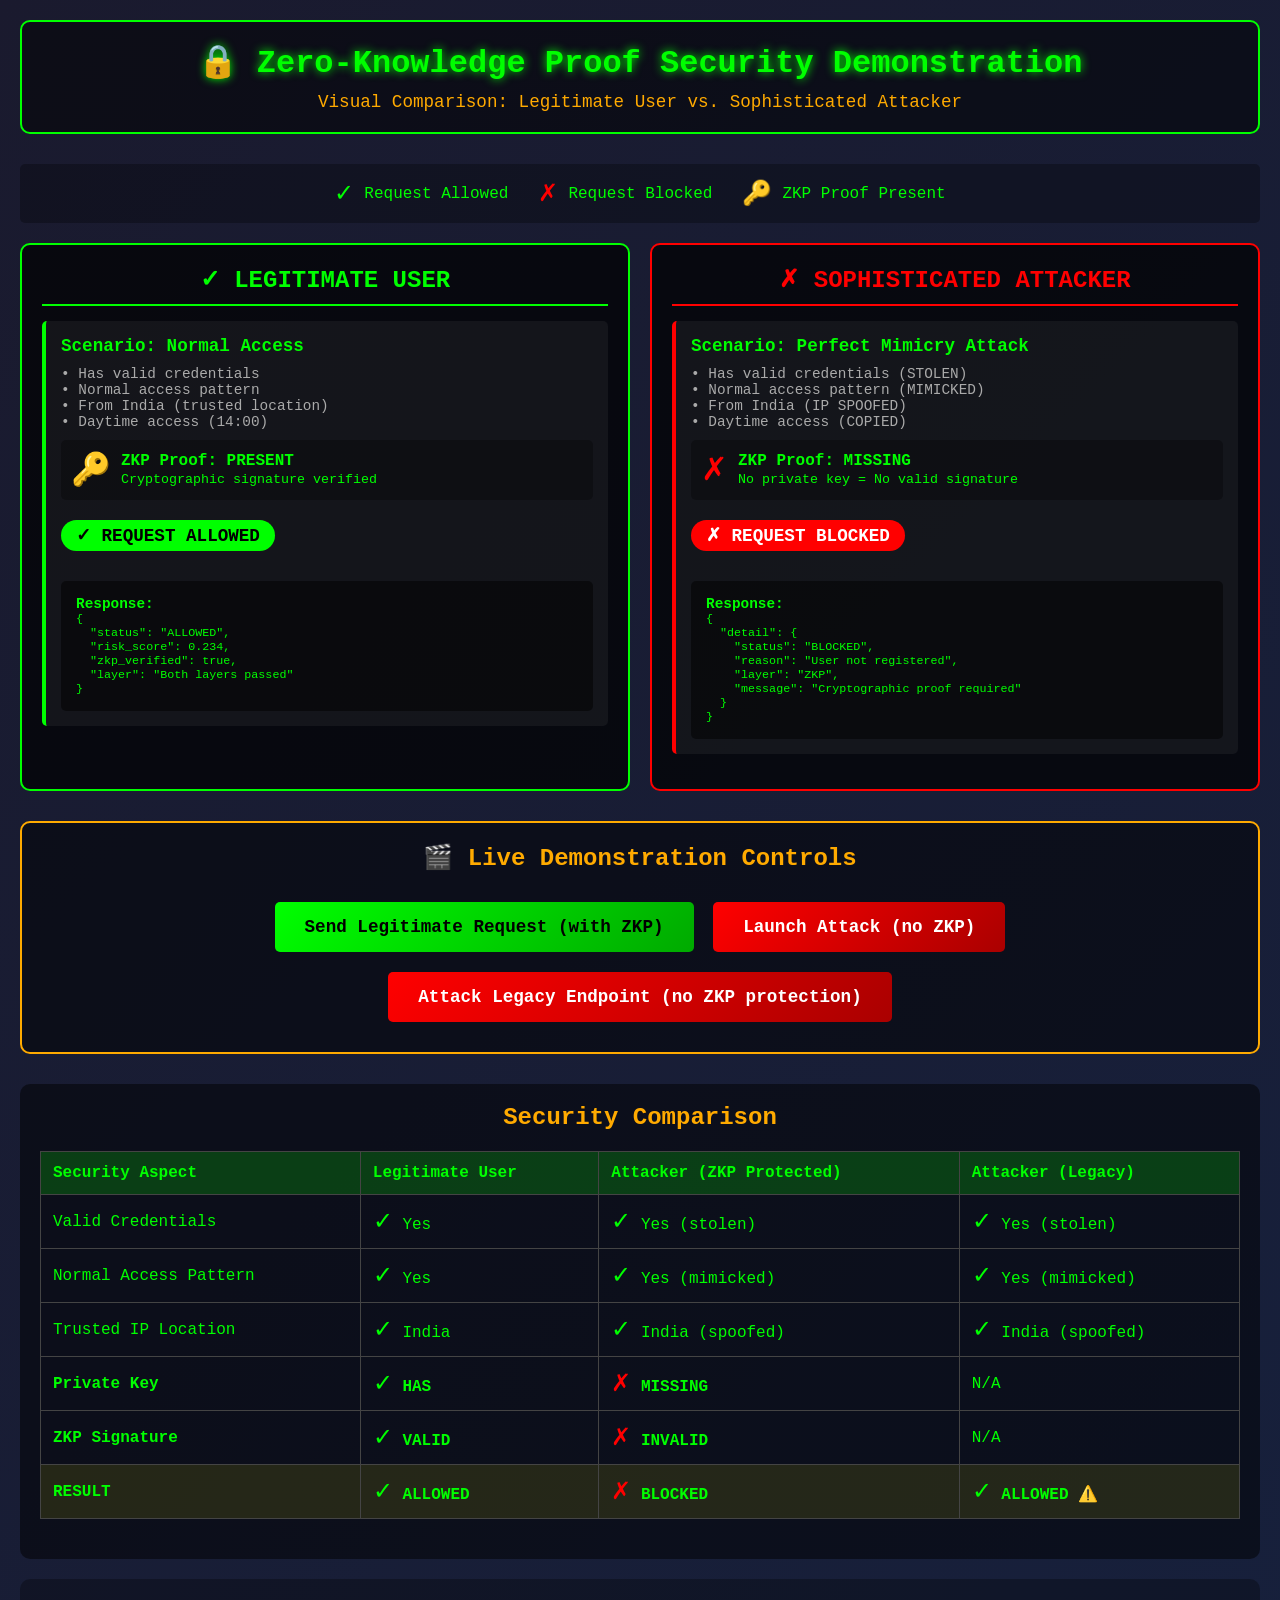
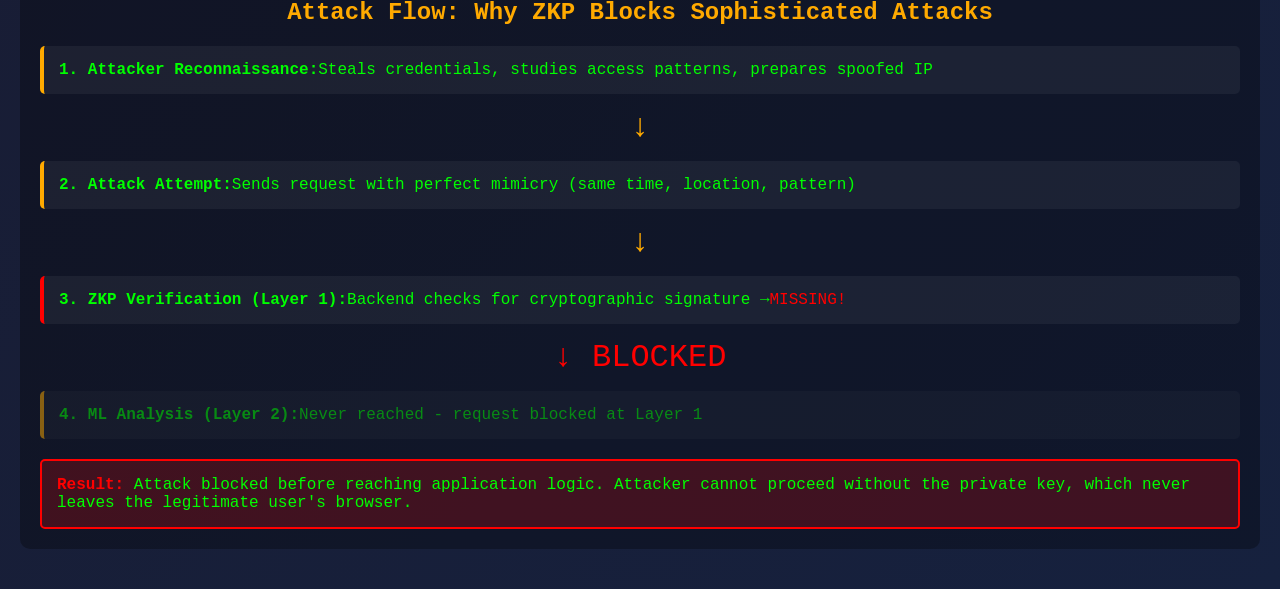
<file: static/demo/index.html>
<!DOCTYPE html>
<html lang="en">

<head>
    <meta charset="UTF-8">
    <meta name="viewport" content="width=device-width, initial-scale=1.0">
    <title>ZKP Security Demonstration</title>
    <style>
        * {
            margin: 0;
            padding: 0;
            box-sizing: border-box;
        }

        body {
            font-family: 'Courier New', monospace;
            background: linear-gradient(135deg, #1a1a2e 0%, #16213e 100%);
            color: #00ff00;
            padding: 20px;
            min-height: 100vh;
        }

        .header {
            text-align: center;
            padding: 20px;
            background: rgba(0, 0, 0, 0.5);
            border: 2px solid #00ff00;
            margin-bottom: 30px;
            border-radius: 10px;
        }

        .header h1 {
            font-size: 2em;
            margin-bottom: 10px;
            text-shadow: 0 0 10px #00ff00;
        }

        .header p {
            color: #ffaa00;
            font-size: 1.1em;
        }

        .demo-container {
            display: grid;
            grid-template-columns: 1fr 1fr;
            gap: 20px;
            margin-bottom: 30px;
        }

        .panel {
            background: rgba(0, 0, 0, 0.7);
            border: 2px solid;
            border-radius: 10px;
            padding: 20px;
            min-height: 400px;
        }

        .panel.legitimate {
            border-color: #00ff00;
        }

        .panel.attack {
            border-color: #ff0000;
        }

        .panel-header {
            font-size: 1.5em;
            font-weight: bold;
            margin-bottom: 15px;
            padding-bottom: 10px;
            border-bottom: 2px solid;
            text-align: center;
        }

        .legitimate .panel-header {
            border-color: #00ff00;
            color: #00ff00;
        }

        .attack .panel-header {
            border-color: #ff0000;
            color: #ff0000;
        }

        .scenario {
            margin: 15px 0;
            padding: 15px;
            background: rgba(255, 255, 255, 0.05);
            border-radius: 5px;
            border-left: 4px solid;
        }

        .scenario.success {
            border-color: #00ff00;
        }

        .scenario.blocked {
            border-color: #ff0000;
        }

        .scenario-title {
            font-weight: bold;
            font-size: 1.1em;
            margin-bottom: 10px;
        }

        .scenario-details {
            font-size: 0.9em;
            color: #aaa;
            margin: 5px 0;
        }

        .status-badge {
            display: inline-block;
            padding: 5px 15px;
            border-radius: 20px;
            font-weight: bold;
            margin: 10px 0;
            font-size: 1.1em;
        }

        .status-badge.success {
            background: #00ff00;
            color: #000;
        }

        .status-badge.blocked {
            background: #ff0000;
            color: #fff;
        }

        .zkp-indicator {
            display: flex;
            align-items: center;
            gap: 10px;
            margin: 10px 0;
            padding: 10px;
            background: rgba(0, 0, 0, 0.3);
            border-radius: 5px;
        }

        .zkp-icon {
            font-size: 2em;
        }

        .zkp-icon.present {
            color: #00ff00;
        }

        .zkp-icon.missing {
            color: #ff0000;
        }

        button {
            background: linear-gradient(135deg, #00ff00 0%, #00aa00 100%);
            color: #000;
            border: none;
            padding: 15px 30px;
            font-size: 1.1em;
            font-weight: bold;
            border-radius: 5px;
            cursor: pointer;
            margin: 10px 5px;
            transition: all 0.3s;
            font-family: 'Courier New', monospace;
        }

        button:hover {
            transform: scale(1.05);
            box-shadow: 0 0 20px #00ff00;
        }

        button.attack-btn {
            background: linear-gradient(135deg, #ff0000 0%, #aa0000 100%);
            color: #fff;
        }

        button.attack-btn:hover {
            box-shadow: 0 0 20px #ff0000;
        }

        .controls {
            text-align: center;
            margin: 30px 0;
            padding: 20px;
            background: rgba(0, 0, 0, 0.5);
            border: 2px solid #ffaa00;
            border-radius: 10px;
        }

        .controls h2 {
            color: #ffaa00;
            margin-bottom: 20px;
        }

        .result-box {
            margin-top: 20px;
            padding: 15px;
            background: rgba(0, 0, 0, 0.5);
            border-radius: 5px;
            min-height: 100px;
            font-size: 0.9em;
        }

        .result-box pre {
            color: #00ff00;
            overflow-x: auto;
        }

        .comparison-table {
            width: 100%;
            margin: 20px 0;
            border-collapse: collapse;
        }

        .comparison-table th,
        .comparison-table td {
            padding: 12px;
            border: 1px solid #444;
            text-align: left;
        }

        .comparison-table th {
            background: rgba(0, 255, 0, 0.2);
            color: #00ff00;
        }

        .comparison-table .check {
            color: #00ff00;
            font-size: 1.5em;
        }

        .comparison-table .cross {
            color: #ff0000;
            font-size: 1.5em;
        }

        .legend {
            display: flex;
            justify-content: center;
            gap: 30px;
            margin: 20px 0;
            padding: 15px;
            background: rgba(0, 0, 0, 0.3);
            border-radius: 5px;
        }

        .legend-item {
            display: flex;
            align-items: center;
            gap: 10px;
        }

        .legend-icon {
            font-size: 1.5em;
        }

        @keyframes pulse {

            0%,
            100% {
                opacity: 1;
            }

            50% {
                opacity: 0.5;
            }
        }

        .pulsing {
            animation: pulse 2s infinite;
        }

        .attack-flow {
            margin: 20px 0;
            padding: 20px;
            background: rgba(0, 0, 0, 0.3);
            border-radius: 10px;
        }

        .flow-step {
            display: flex;
            align-items: center;
            margin: 15px 0;
            padding: 15px;
            background: rgba(255, 255, 255, 0.05);
            border-radius: 5px;
            border-left: 4px solid #ffaa00;
        }

        .flow-arrow {
            font-size: 2em;
            margin: 10px 0;
            text-align: center;
            color: #ffaa00;
        }
    </style>
</head>

<body>
    <div class="header">
        <h1>🔒 Zero-Knowledge Proof Security Demonstration</h1>
        <p>Visual Comparison: Legitimate User vs. Sophisticated Attacker</p>
    </div>

    <div class="legend">
        <div class="legend-item">
            <span class="legend-icon" style="color: #00ff00;">✓</span>
            <span>Request Allowed</span>
        </div>
        <div class="legend-item">
            <span class="legend-icon" style="color: #ff0000;">✗</span>
            <span>Request Blocked</span>
        </div>
        <div class="legend-item">
            <span class="legend-icon" style="color: #ffaa00;">🔑</span>
            <span>ZKP Proof Present</span>
        </div>
    </div>

    <div class="demo-container">
        <!-- Legitimate User Panel -->
        <div class="panel legitimate">
            <div class="panel-header">✓ LEGITIMATE USER</div>

            <div class="scenario success">
                <div class="scenario-title">Scenario: Normal Access</div>
                <div class="scenario-details">
                    • Has valid credentials<br>
                    • Normal access pattern<br>
                    • From India (trusted location)<br>
                    • Daytime access (14:00)
                </div>

                <div class="zkp-indicator">
                    <span class="zkp-icon present">🔑</span>
                    <div>
                        <strong>ZKP Proof: PRESENT</strong><br>
                        <small>Cryptographic signature verified</small>
                    </div>
                </div>

                <div class="status-badge success">✓ REQUEST ALLOWED</div>

                <div class="result-box">
                    <strong>Response:</strong>
                    <pre>{
  "status": "ALLOWED",
  "risk_score": 0.234,
  "zkp_verified": true,
  "layer": "Both layers passed"
}</pre>
                </div>
            </div>
        </div>

        <!-- Attacker Panel -->
        <div class="panel attack">
            <div class="panel-header">✗ SOPHISTICATED ATTACKER</div>

            <div class="scenario blocked">
                <div class="scenario-title">Scenario: Perfect Mimicry Attack</div>
                <div class="scenario-details">
                    • Has valid credentials (STOLEN)<br>
                    • Normal access pattern (MIMICKED)<br>
                    • From India (IP SPOOFED)<br>
                    • Daytime access (COPIED)
                </div>

                <div class="zkp-indicator">
                    <span class="zkp-icon missing">✗</span>
                    <div>
                        <strong>ZKP Proof: MISSING</strong><br>
                        <small>No private key = No valid signature</small>
                    </div>
                </div>

                <div class="status-badge blocked">✗ REQUEST BLOCKED</div>

                <div class="result-box">
                    <strong>Response:</strong>
                    <pre>{
  "detail": {
    "status": "BLOCKED",
    "reason": "User not registered",
    "layer": "ZKP",
    "message": "Cryptographic proof required"
  }
}</pre>
                </div>
            </div>
        </div>
    </div>

    <div class="controls">
        <h2>🎬 Live Demonstration Controls</h2>
        <button onclick="sendLegitimateRequest()">Send Legitimate Request (with ZKP)</button>
        <button class="attack-btn" onclick="sendAttackRequest()">Launch Attack (no ZKP)</button>
        <button class="attack-btn" onclick="sendLegacyAttack()">Attack Legacy Endpoint (no ZKP protection)</button>
    </div>

    <!-- Comparison Table -->
    <div style="background: rgba(0, 0, 0, 0.5); padding: 20px; border-radius: 10px; margin: 20px 0;">
        <h2 style="color: #ffaa00; text-align: center; margin-bottom: 20px;">Security Comparison</h2>
        <table class="comparison-table">
            <thead>
                <tr>
                    <th>Security Aspect</th>
                    <th>Legitimate User</th>
                    <th>Attacker (ZKP Protected)</th>
                    <th>Attacker (Legacy)</th>
                </tr>
            </thead>
            <tbody>
                <tr>
                    <td>Valid Credentials</td>
                    <td><span class="check">✓</span> Yes</td>
                    <td><span class="check">✓</span> Yes (stolen)</td>
                    <td><span class="check">✓</span> Yes (stolen)</td>
                </tr>
                <tr>
                    <td>Normal Access Pattern</td>
                    <td><span class="check">✓</span> Yes</td>
                    <td><span class="check">✓</span> Yes (mimicked)</td>
                    <td><span class="check">✓</span> Yes (mimicked)</td>
                </tr>
                <tr>
                    <td>Trusted IP Location</td>
                    <td><span class="check">✓</span> India</td>
                    <td><span class="check">✓</span> India (spoofed)</td>
                    <td><span class="check">✓</span> India (spoofed)</td>
                </tr>
                <tr>
                    <td><strong>Private Key</strong></td>
                    <td><span class="check">✓</span> <strong>HAS</strong></td>
                    <td><span class="cross">✗</span> <strong>MISSING</strong></td>
                    <td>N/A</td>
                </tr>
                <tr>
                    <td><strong>ZKP Signature</strong></td>
                    <td><span class="check">✓</span> <strong>VALID</strong></td>
                    <td><span class="cross">✗</span> <strong>INVALID</strong></td>
                    <td>N/A</td>
                </tr>
                <tr style="background: rgba(255, 255, 0, 0.1);">
                    <td><strong>RESULT</strong></td>
                    <td><span class="check">✓</span> <strong>ALLOWED</strong></td>
                    <td><span class="cross">✗</span> <strong>BLOCKED</strong></td>
                    <td><span class="check">✓</span> <strong>ALLOWED</strong> ⚠️</td>
                </tr>
            </tbody>
        </table>
    </div>

    <!-- Attack Flow Visualization -->
    <div class="attack-flow">
        <h2 style="color: #ffaa00; text-align: center; margin-bottom: 20px;">Attack Flow: Why ZKP Blocks Sophisticated
            Attacks</h2>

        <div class="flow-step">
            <strong>1. Attacker Reconnaissance:</strong> Steals credentials, studies access patterns, prepares spoofed
            IP
        </div>
        <div class="flow-arrow">↓</div>

        <div class="flow-step">
            <strong>2. Attack Attempt:</strong> Sends request with perfect mimicry (same time, location, pattern)
        </div>
        <div class="flow-arrow">↓</div>

        <div class="flow-step" style="border-color: #ff0000;">
            <strong>3. ZKP Verification (Layer 1):</strong> Backend checks for cryptographic signature → <span
                style="color: #ff0000;">MISSING!</span>
        </div>
        <div class="flow-arrow" style="color: #ff0000;">↓ BLOCKED</div>

        <div class="flow-step" style="opacity: 0.5;">
            <strong>4. ML Analysis (Layer 2):</strong> Never reached - request blocked at Layer 1
        </div>

        <div
            style="margin-top: 20px; padding: 15px; background: rgba(255, 0, 0, 0.2); border-radius: 5px; border: 2px solid #ff0000;">
            <strong style="color: #ff0000;">Result:</strong> Attack blocked before reaching application logic. Attacker
            cannot proceed without the private key, which never leaves the legitimate user's browser.
        </div>
    </div>

    <script>
        const API_BASE = ''; // Use relative paths — works on any host/port

        async function sendLegitimateRequest() {
            alert('Please use the Government Portal (http://localhost:8000/portal/index.html) to send a legitimate ZKP-enabled request.\n\nThe portal automatically generates cryptographic proofs for all requests.');
            window.open('/portal/index.html', '_blank');
        }

        async function sendAttackRequest() {
            try {
                const response = await fetch(`${API_BASE}/verify_zkp`, {
                    method: 'POST',
                    headers: { 'Content-Type': 'application/json' },
                    body: JSON.stringify({
                        hour: 14,
                        request_rate: 5,
                        payload_size_kb: 2,
                        geo_location: 'India',
                        endpoint: '/verify_license'
                    })
                });

                const result = await response.json();

                alert(`Attack Result:\n\nStatus: ${response.status}\n\n${JSON.stringify(result, null, 2)}\n\n✗ BLOCKED - No ZKP proof provided!`);

                // Open dashboard to show it wasn't logged
                window.open('/dashboard/index.html', '_blank');
            } catch (error) {
                alert(`Error: ${error.message}\n\nMake sure the backend is running (python app.py)`);
            }
        }

        async function sendLegacyAttack() {
            try {
                const response = await fetch(`${API_BASE}/verify`, {
                    method: 'POST',
                    headers: { 'Content-Type': 'application/json' },
                    body: JSON.stringify({
                        hour: 14,
                        request_rate: 5,
                        payload_size_kb: 2,
                        geo_location: 'India',
                        endpoint: '/user_profile'
                    })
                });

                const result = await response.json();

                alert(`Legacy Attack Result:\n\nStatus: ${response.status}\n\n${JSON.stringify(result, null, 2)}\n\n⚠️ ALLOWED - This shows why ZKP is critical!\n\nML alone cannot distinguish this attack from legitimate traffic.`);

                // Open dashboard
                window.open('/dashboard/index.html', '_blank');
            } catch (error) {
                alert(`Error: ${error.message}\n\nMake sure the backend is running (python app.py)`);
            }
        }
    </script>
</body>

</html>
</file>
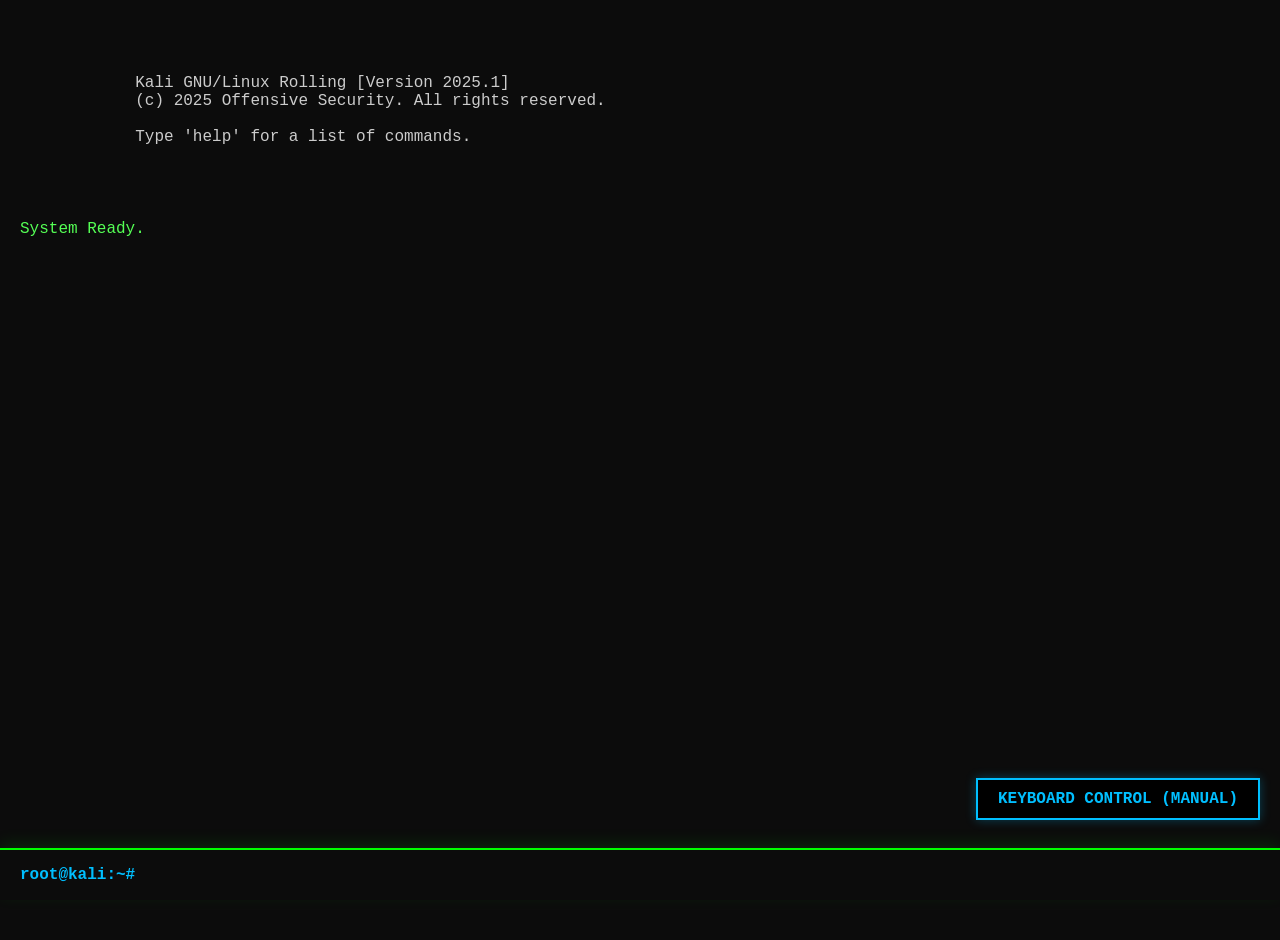
<file: static/hacker/index.html>
<!DOCTYPE html>
<html lang="en">

<head>
    <meta charset="UTF-8">
    <meta name="viewport" content="width=device-width, initial-scale=1.0">
    <title>ROOT@KALI: ~</title>
    <style>
        body {
            background-color: #0c0c0c;
            color: #0f0;
            font-family: 'Courier New', Courier, monospace;
            margin: 0;
            padding: 0;
            overflow: hidden;
            text-align: left;
        }

        /* Custom Themed Scrollbar */
        #terminal::-webkit-scrollbar {
            width: 10px;
        }

        #terminal::-webkit-scrollbar-track {
            background: #000;
            border-left: 1px solid #0f0;
        }

        #terminal::-webkit-scrollbar-thumb {
            background: #0f0;
            border-radius: 2px;
        }

        #terminal::-webkit-scrollbar-thumb:hover {
            background: #00ff00;
            box-shadow: 0 0 5px #0f0;
        }

        /* Firefox scrollbar */
        #terminal {
            scrollbar-width: thin;
            scrollbar-color: #0f0 #000;
        }

        #terminal {
            width: 100%;
            height: calc(100vh - 60px);
            overflow-y: auto;
            white-space: pre-wrap;
            text-align: left;
            padding: 20px;
            padding-bottom: 80px;
            /* Space for fixed input */
        }

        .prompt {
            color: #00ff00;
            font-weight: bold;
        }

        .command {
            color: #fff;
        }

        .output {
            color: #ccc;
            margin-bottom: 2px;
        }

        .error {
            color: #ff5555;
        }

        .success {
            color: #55ff55;
        }

        .system-msg {
            color: #ffff55;
            font-weight: bold;
        }

        /* Manual Mode Prompt styling */
        .manual-mode .prompt {
            color: #00bfff;
        }

        /* Fixed Input Line at Bottom with Divider */
        .input-container {
            position: fixed;
            bottom: 0;
            left: 0;
            right: 0;
            background: #0c0c0c;
            border-top: 2px solid #0f0;
            padding: 15px 20px;
            display: flex;
            align-items: center;
            gap: 10px;
            z-index: 999;
            box-shadow: 0 -5px 15px rgba(0, 255, 0, 0.1);
        }

        .input-line {
            display: flex;
            align-items: center;
            gap: 10px;
            width: 100%;
        }

        input[type="text"] {
            background: transparent;
            border: none;
            color: #fff;
            font-family: inherit;
            font-size: inherit;
            outline: none;
            flex: 1;
        }

        /* HUD - Top Right */
        #hud {
            position: fixed;
            top: 20px;
            right: 20px;
            width: 280px;
            background: rgba(0, 10, 0, 0.95);
            border: 1px solid #0f0;
            padding: 15px;
            font-size: 0.85rem;
            display: none;
            box-shadow: 0 0 10px rgba(0, 255, 0, 0.2);
            text-align: left;
            z-index: 1000;
        }

        .hud-title {
            text-align: center;
            border-bottom: 1px solid #0f0;
            margin-bottom: 10px;
            padding-bottom: 5px;
            font-weight: bold;
            letter-spacing: 1px;
        }

        .hud-row {
            display: flex;
            justify-content: space-between;
            margin-bottom: 8px;
        }

        /* Graph Bar */
        .bar-container {
            height: 10px;
            background: #003300;
            margin-top: 5px;
            position: relative;
            width: 100%;
        }

        .bar-fill {
            height: 100%;
            background: #0f0;
            width: 0%;
            transition: width 0.2s, background-color 0.2s;
        }

        /* Mode Indicator - Bottom Right */
        #mode-indicator {
            position: fixed;
            bottom: 80px;
            right: 20px;
            padding: 10px 20px;
            background: #000;
            border: 2px solid;
            font-weight: bold;
            display: none;
            z-index: 1000;
            font-size: 1rem;
            text-transform: uppercase;
        }

        .mode-auto {
            border-color: #0f0;
            color: #0f0;
            box-shadow: 0 0 15px rgba(0, 255, 0, 0.5);
            animation: pulse-green 2s infinite;
        }

        .mode-manual {
            border-color: #00bfff;
            color: #00bfff;
            box-shadow: 0 0 10px rgba(0, 191, 255, 0.3);
        }

        @keyframes pulse-green {
            0% {
                box-shadow: 0 0 10px rgba(0, 255, 0, 0.3);
            }

            50% {
                box-shadow: 0 0 20px rgba(0, 255, 0, 0.6);
            }

            100% {
                box-shadow: 0 0 10px rgba(0, 255, 0, 0.3);
            }
        }
    </style>
</head>

<body>

    <!-- HUD -->
    <div id="hud">
        <div class="hud-title">ATTACK TELEMETRY</div>
        <div class="hud-row"><span>THREADS:</span> <span id="hud-threads">0</span></div>
        <div class="hud-row"><span>RPS:</span> <span id="hud-rps">0</span></div>

        <div style="margin: 5px 0; font-size:0.8em; color:#888;">NETWORK LOAD</div>
        <div class="bar-container">
            <div id="hud-bar" class="bar-fill"></div>
        </div>

        <div style="margin-top:15px; border-top:1px dashed #005500; padding-top:10px;">
            <div class="hud-row"><span>SUCCESS:</span> <span id="hud-success" style="color:#55ff55">0</span></div>
            <div class="hud-row"><span>BLOCKED:</span> <span id="hud-blocked" style="color:#ff5555">0</span></div>
        </div>
    </div>

    <!-- Mode Indicator -->
    <div id="mode-indicator"></div>

    <!-- Terminal Area -->
    <div id="terminal">
        <div class="output">
            Kali GNU/Linux Rolling [Version 2025.1]
            (c) 2025 Offensive Security. All rights reserved.

            Type 'help' for a list of commands.
        </div>

        <div id="history"></div>
    </div>

    <!-- Fixed Input Container with Divider -->
    <div class="input-container">
        <div class="input-line">
            <span class="prompt">root@kali:~#</span>
            <input type="text" id="cmd-input" autofocus autocomplete="off">
        </div>
    </div>

    <script>
        const TERMINAL = document.getElementById('terminal');
        const HISTORY = document.getElementById('history');
        const INPUT = document.getElementById('cmd-input');

        // HUD Elements
        const HUD = document.getElementById('hud');
        const HUD_RPS = document.getElementById('hud-rps');
        const HUD_THREADS = document.getElementById('hud-threads');
        const HUD_BAR = document.getElementById('hud-bar');
        const HUD_SUCCESS = document.getElementById('hud-success');
        const HUD_BLOCKED = document.getElementById('hud-blocked');

        // Mode Element
        const MODE_INDICATOR = document.getElementById('mode-indicator');

        let isAttackRunning = false;
        let attackInterval = null;
        let attackType = "";

        let cmdHistory = [];
        let historyIdx = -1;

        // --- MODE MANAGMENT ---
        function setMode(mode) {
            MODE_INDICATOR.style.display = 'block';

            if (mode === 'AUTO') {
                MODE_INDICATOR.innerText = "AUTOMATED ATTACK SEQUENCE";
                MODE_INDICATOR.className = "mode-auto";
                document.body.classList.remove('manual-mode');
            } else {
                MODE_INDICATOR.innerText = "KEYBOARD CONTROL (MANUAL)";
                MODE_INDICATOR.className = "mode-manual";
                document.body.classList.add('manual-mode');
            }
        }

        // --- COMMAND PROCESSING ---
        function processCommand(cmd) {
            // Echo command
            const cmdDiv = document.createElement('div');
            cmdDiv.innerHTML = `<span class="prompt">root@kali:~#</span> <span class="command">${cmd}</span>`;
            HISTORY.appendChild(cmdDiv);

            const parts = cmd.split(' ');
            const base = parts[0].toLowerCase();

            if (base === 'help') {
                printOutput(`
Available Commands:
  <span class="success">help</span>                Show this help menu
  <span class="success">clear</span>               Clear terminal screen
  <span class="success">nmap</span> [target]       Scan target for open ports
  <span class="success">mimic</span>               Launch sophisticated mimicry attack (DEMO)
  <span class="success">exploit</span> --target    Launch automated attack simulation
  <span class="success">scrape</span> --all         Launch bulk data scraping simulation
  <span class="success">stop</span>                 Stop running attacks
  <span class="success">status</span>               Check attack status
            `);
            } else if (base === 'clear') {
                HISTORY.innerHTML = "";
            } else if (base === 'nmap') {
                simulateNmap();
            } else if (base === 'mimic') {
                launchMimicryAttack();
            } else if (base === 'exploit') {
                startAttack('brute');
            } else if (base === 'scrape') {
                startAttack('scrape');
            } else if (base === 'stop') {
                stopAttack();
            } else if (base === 'status') {
                if (isAttackRunning) printOutput(`Attack in progress: ${attackType.toUpperCase()}`, "success");
                else printOutput("No active attacks. System IDLE.", "output");
            } else {
                printOutput(`bash: ${base}: command not found`, "error");
            }
            scrollToBottom();
        }

        // --- ATTACK SIMULATION ---
        function startAttack(type) {
            if (isAttackRunning) {
                printOutput("Attack already running. Stop it first.", "error");
                return;
            }

            isAttackRunning = true;
            attackType = type;
            HUD.style.display = 'block';
            setMode('AUTO');

            let successCount = 0;
            let blockedCount = 0;
            HUD_SUCCESS.innerText = "0";
            HUD_BLOCKED.innerText = "0";
            HUD_THREADS.innerText = Math.floor(Math.random() * 20) + 40; // 40-60 threads

            printOutput(`[*] Initializing ${type === 'brute' ? 'Hydra v9.1' : 'Scrapy v2.5'}...`);
            printOutput(`[+] Target: 127.0.0.1:8000/verify`);
            printOutput(`[+] Mode: ${type === 'brute' ? 'Dictionary Attack' : 'Bulk Extraction'}`);

            attackInterval = setInterval(async () => {
                if (!isAttackRunning) return;

                let payload = {};
                if (type === 'brute') {
                    payload = {
                        hour: 3,
                        request_rate: Math.floor(Math.random() * 500) + 100,
                        payload_size_kb: 2,
                        geo_location: "India",
                        endpoint: "/admin_login"
                    };
                } else {
                    payload = {
                        hour: 2,
                        request_rate: 20,
                        payload_size_kb: Math.floor(Math.random() * 100) + 50,
                        geo_location: "Russia",
                        endpoint: "/bulk_export"
                    };
                }

                try {
                    // Visual Updates
                    const rps = Math.floor(Math.random() * 120) + 80;
                    HUD_RPS.innerText = rps;

                    // Bar Animation
                    let width = Math.min((rps / 200) * 100, 100);
                    HUD_BAR.style.width = width + "%";

                    // Color Logic: High Load = Red/Orange
                    if (width > 80) HUD_BAR.style.backgroundColor = "#ff3333";
                    else if (width > 50) HUD_BAR.style.backgroundColor = "#ffaa33";
                    else HUD_BAR.style.backgroundColor = "#0f0";

                    // Network Request
                    const res = await fetch('/verify_zkp', {
                        method: 'POST',
                        headers: { 'Content-Type': 'application/json' },
                        body: JSON.stringify(payload)
                    });
                    const data = await res.json();

                    // Handle FastAPI 403 Error Structure
                    // Blocked requests come as { detail: { status: "BLOCKED", ... } }
                    const status = (data.detail && data.detail.status) || data.status;
                    const risk = (data.detail && data.detail.risk_score) || data.risk_score;

                    if (status === "BLOCKED") blockedCount++;
                    else successCount++;

                    HUD_SUCCESS.innerText = successCount;
                    HUD_BLOCKED.innerText = blockedCount;

                    // Log output occasionally (don't flood too hard visually)
                    if (Math.random() > 0.85) {
                        const color = status === "BLOCKED" ? "error" : "success";
                        const label = status === "BLOCKED" ? "[BLOCKED]" : "[SUCCESS]";
                        printOutput(`[${new Date().toLocaleTimeString()}] Sent Payload... <span class="${color}">${label}</span> Risk: ${risk?.toFixed(2)}`);
                    }
                } catch (e) { }

            }, 200); // 5 RPS per thread simulation
        }

        function stopAttack() {
            if (!isAttackRunning) return;
            isAttackRunning = false;
            clearInterval(attackInterval);
            HUD.style.display = 'none';
            setMode('MANUAL');
            printOutput("[!] Attack Paused. Type 'exploit' to resume simulation.", "error");
        }

        function simulateNmap() {
            const now = new Date();
            const scanTimestamp = now.toLocaleString('en-IN', { timeZone: 'Asia/Kolkata', hour12: false }).replace(',', '') + ' IST';
            printOutput(`Starting Nmap 7.94 ( https://nmap.org ) at ${scanTimestamp}`);
            setTimeout(() => printOutput("Nmap scan report for 192.168.1.105"), 500);
            setTimeout(() => printOutput("Host is up (0.00023s latency)."), 700);
            setTimeout(() => printOutput(`
PORT      STATE SERVICE
22/tcp    open  ssh
80/tcp    open  http
443/tcp   open  https
8000/tcp  open  http-alt
MAC Address: 00:0C:29:BD:E7:55 (VMware)

Nmap done: 1 IP address (1 host up) scanned in 1.42 seconds
            `), 1500);
        }

        // --- UTILS ---
        function printOutput(text, type = "output") {
            const div = document.createElement('div');
            div.className = type;
            div.innerHTML = text;
            HISTORY.appendChild(div);
            scrollToBottom();
        }

        function scrollToBottom() {
            TERMINAL.scrollTop = TERMINAL.scrollHeight;
        }

        // --- INPUT HANDLING ---
        INPUT.addEventListener('keydown', function (e) {
            if (e.key === 'Enter') {
                const cmd = INPUT.value.trim();
                if (cmd) {
                    processCommand(cmd);
                    cmdHistory.push(cmd);
                    historyIdx = cmdHistory.length;
                }
                INPUT.value = "";
            } else if (e.key === 'ArrowUp') {
                e.preventDefault();
                if (historyIdx > 0) {
                    historyIdx--;
                    INPUT.value = cmdHistory[historyIdx];
                }
            } else if (e.key === 'ArrowDown') {
                e.preventDefault();
                if (historyIdx < cmdHistory.length - 1) {
                    historyIdx++;
                    INPUT.value = cmdHistory[historyIdx];
                } else {
                    historyIdx = cmdHistory.length;
                    INPUT.value = "";
                }
            }
        });

        // Global Keydown for Ctrl+C
        document.addEventListener('keydown', e => {
            if (e.key === 'c' && e.ctrlKey) {
                e.preventDefault();
                if (isAttackRunning) {
                    stopAttack();
                    printOutput("^C [Interrupted]", "error");
                } else {
                    const cmdDiv = document.createElement('div');
                    cmdDiv.innerHTML = `<span class="prompt">root@kali:~#</span> <span class="command">${INPUT.value}^C</span>`;
                    HISTORY.appendChild(cmdDiv);
                    INPUT.value = "";
                    scrollToBottom();
                }
            }
        });

        document.addEventListener('click', () => INPUT.focus());

        window.onload = function () {
            INPUT.focus();
            printOutput("System Ready.", "success");
            setMode('MANUAL');
        }

        // --- SOPHISTICATED MIMICRY ATTACK DEMONSTRATION ---
        async function launchMimicryAttack() {
            printOutput(`\n<span class="system-msg">[*] INITIATING SOPHISTICATED MIMICRY ATTACK</span>`, "");
            printOutput(`<span class="system-msg">[*] Target: Government Portal (localhost:8000)</span>\n`, "");

            await sleep(500);

            // Fetch current security config to know if ZKP is active
            let zkpEnabled = true;
            try {
                const cfgRes = await fetch('/security/config');
                const cfg = await cfgRes.json();
                zkpEnabled = cfg.zkp_enabled;
            } catch (_) { /* assume enabled if unreachable */ }

            // Phase 1: Reconnaissance
            printOutput(`<span class="success">[PHASE 1] RECONNAISSANCE</span>`, "");
            await sleep(300);
            printOutput(`  [+] Intercepted legitimate user traffic`, "output");
            await sleep(200);
            printOutput(`  [+] Extracted credentials: DL=KA01 20220001234, DOB=01/01/2000`, "success");
            await sleep(200);
            printOutput(`  [+] Analyzed access patterns: Daytime (14:00), Low rate (5 req/min)`, "success");
            await sleep(200);
            printOutput(`  [+] Identified source location: India`, "success");
            await sleep(500);

            // Phase 2: Spoofing
            printOutput(`\n<span class="success">[PHASE 2] NETWORK SPOOFING</span>`, "");
            await sleep(300);
            printOutput(`  [+] Spoofing IP address...`, "output");
            await sleep(400);
            printOutput(`      └─ Original IP: 203.192.45.78 (Russia)`, "output");
            printOutput(`      └─ Spoofed IP:  103.21.58.132 (India) <span class="success">✓</span>`, "success");
            await sleep(300);
            printOutput(`  [+] Spoofing MAC address...`, "output");
            await sleep(400);
            printOutput(`      └─ Original MAC: 00:1B:44:11:3A:B7`, "output");
            printOutput(`      └─ Spoofed MAC:  A4:5E:60:E8:9F:2C <span class="success">✓</span>`, "success");
            await sleep(300);
            printOutput(`  [+] Mimicking User-Agent...`, "output");
            await sleep(300);
            printOutput(`      └─ Mozilla/5.0 (Windows NT 10.0) Chrome/120.0 <span class="success">✓</span>`, "success");
            await sleep(500);

            // Phase 3: Pattern Mimicry
            printOutput(`\n<span class="success">[PHASE 3] BEHAVIORAL MIMICRY</span>`, "");
            await sleep(300);
            printOutput(`  [+] Matching request timing: 14:00 (Daytime) <span class="success">✓</span>`, "success");
            await sleep(200);
            printOutput(`  [+] Matching request rate: 5 req/min (Low) <span class="success">✓</span>`, "success");
            await sleep(200);
            printOutput(`  [+] Matching payload size: 2KB (Small) <span class="success">✓</span>`, "success");
            await sleep(200);
            printOutput(`  [+] Matching endpoint: /verify_license <span class="success">✓</span>`, "success");
            await sleep(500);

            // Phase 4: Attack Summary — ZKP row changes based on current config
            printOutput(`\n<span class="system-msg">[*] ATTACK PROFILE SUMMARY</span>`, "");
            printOutput(`  ┌─────────────────────────────────────────────┐`, "output");
            printOutput(`  │ <span class="success">✓</span> Valid Credentials (STOLEN)          │`, "output");
            printOutput(`  │ <span class="success">✓</span> Trusted IP Location (SPOOFED)       │`, "output");
            printOutput(`  │ <span class="success">✓</span> Valid MAC Address (SPOOFED)         │`, "output");
            printOutput(`  │ <span class="success">✓</span> Normal Access Pattern (MIMICKED)    │`, "output");
            printOutput(`  │ <span class="success">✓</span> Correct Timing (COPIED)             │`, "output");
            printOutput(`  │ <span class="success">✓</span> Legitimate Payload Size (MATCHED)   │`, "output");
            if (zkpEnabled) {
                printOutput(`  │ <span class="error">✗</span> ZKP Cryptographic Proof (MISSING)   │`, "output");
            } else {
                printOutput(`  │ <span class="success">✓</span> ZKP Layer (DISABLED — NO BARRIER)   │`, "output");
            }
            printOutput(`  └─────────────────────────────────────────────┘`, "output");
            await sleep(800);

            // Pre-attack commentary — different depending on ZKP state
            if (zkpEnabled) {
                printOutput(`\n<span class="system-msg">[*] Traditional ML-based security would see this as NORMAL traffic</span>`, "");
                printOutput(`<span class="system-msg">[*] But ZKP requires cryptographic proof...</span>\n`, "");
            } else {
                printOutput(`\n<span class="system-msg">[*] Traditional ML-based security would see this as NORMAL traffic</span>`, "");
                printOutput(`<span class="success">[*] ZKP layer is DISABLED — no cryptographic barrier in place</span>`, "");
                printOutput(`<span class="success">[*] ML model has NO way to distinguish this from a legitimate request</span>\n`, "");
            }
            await sleep(1000);

            // Phase 5: Launch Attack
            printOutput(`<span class="success">[PHASE 4] LAUNCHING ATTACK</span>`, "");
            await sleep(300);
            printOutput(`  [*] Crafting request with spoofed parameters...`, "output");
            await sleep(500);
            printOutput(`  [*] Sending to /verify_zkp endpoint...`, "output");
            await sleep(800);

            // Make actual API call
            try {
                const response = await fetch('/verify_zkp', {
                    method: 'POST',
                    headers: { 'Content-Type': 'application/json' },
                    body: JSON.stringify({
                        hour: 14,
                        request_rate: 5,
                        payload_size_kb: 2,
                        geo_location: 'India',
                        endpoint: '/verify_license'
                    })
                });

                const result = await response.json();
                await sleep(500);

                // Show result
                if (response.status === 200 && result.status === 'ALLOWED') {
                    // ── ATTACK SUCCEEDED (ZKP was disabled) ──────────────────────────────
                    printOutput(`\n  <span class="success">[!] ATTACK SUCCESSFUL — REQUEST ALLOWED UNDETECTED</span>`, "");
                    await sleep(300);
                    printOutput(`  <span class="success">[!] ML model classified traffic as: NORMAL (risk score: ${result.risk_score?.toFixed(4) ?? 'N/A'})</span>`, "");
                    await sleep(400);
                    printOutput(`  <span class="success">[!] Initiating silent data exfiltration...</span>\n`, "");
                    await sleep(600);

                    printOutput(`<span class="system-msg">═══════════════════════════════════════════════════</span>`, "");
                    printOutput(`<span class="success">  WHY THE ATTACK SUCCEEDED:</span>`, "");
                    printOutput(`<span class="system-msg">═══════════════════════════════════════════════════</span>`, "");
                    printOutput(`  With ZKP disabled, the only defence is the ML model.`, "output");
                    printOutput(`  The ML model analyses:`, "output");
                    printOutput(`    • Request rate  → 5 req/min  ✓ (normal range)`, "output");
                    printOutput(`    • Payload size  → 2 KB       ✓ (normal range)`, "output");
                    printOutput(`    • Geo-location  → India      ✓ (trusted region)`, "output");
                    printOutput(`    • Time of day   → 14:00      ✓ (business hours)`, "output");
                    printOutput(`    • Endpoint      → /verify_license ✓ (expected)`, "output");
                    printOutput(``, "output");
                    printOutput(`  <span class="success">All behavioural signals look legitimate — ML score: NORMAL</span>`, "");
                    printOutput(`  <span class="success">The attacker blended in perfectly. No alert was raised.</span>`, "");
                    printOutput(``, "output");
                    printOutput(`  <span class="error">⚠  This is exactly why ML alone is insufficient.</span>`, "");
                    printOutput(`  <span class="error">⚠  Without ZKP, a perfect mimicry attack is UNDETECTABLE.</span>`, "");
                    printOutput(`  <span class="error">⚠  Enable ZKP on the dashboard to restore cryptographic defence.</span>`, "");
                    printOutput(`<span class="system-msg">═══════════════════════════════════════════════════</span>\n`, "");
                } else {
                    // ── ATTACK BLOCKED (ZKP was enabled) ─────────────────────────────────
                    printOutput(`\n  <span class="error">[!] ATTACK BLOCKED BY ZKP LAYER</span>`, "");
                    printOutput(`  <span class="error">[!] Reason: ${result.detail?.reason || 'Cryptographic proof required'}</span>`, "");
                    printOutput(`  <span class="error">[!] Layer: ${result.detail?.layer || 'ZKP'}</span>\n`, "");

                    await sleep(500);
                    printOutput(`<span class="system-msg">═══════════════════════════════════════════════════</span>`, "");
                    printOutput(`<span class="system-msg">  WHY THE ATTACK FAILED:</span>`, "");
                    printOutput(`<span class="system-msg">═══════════════════════════════════════════════════</span>`, "");
                    printOutput(`  Despite having:`, "output");
                    printOutput(`    • Stolen credentials`, "output");
                    printOutput(`    • Spoofed IP and MAC addresses`, "output");
                    printOutput(`    • Perfect behavioral mimicry`, "output");
                    printOutput(`    • Correct timing and patterns`, "output");
                    printOutput(``, "output");
                    printOutput(`  The attacker CANNOT proceed because:`, "output");
                    printOutput(`    <span class="error">✗ No private key = No valid signature</span>`, "");
                    printOutput(`    <span class="error">✗ Cannot forge cryptographic proof</span>`, "");
                    printOutput(`    <span class="error">✗ ZKP verification mathematically impossible</span>`, "");
                    printOutput(``, "output");
                    printOutput(`  <span class="success">The private key never left the user's browser.</span>`, "");
                    printOutput(`  <span class="success">Without it, the attack is BLOCKED at Layer 1.</span>`, "");
                    printOutput(`<span class="system-msg">═══════════════════════════════════════════════════</span>\n`, "");
                }

                // Show raw server response
                printOutput(`<span class="output">Server Response:</span>`, "");
                printOutput(`<span class="output">${JSON.stringify(result, null, 2)}</span>\n`, "");

            } catch (error) {
                printOutput(`\n  <span class="error">[!] CONNECTION ERROR: ${error.message}</span>`, "");
                printOutput(`  <span class="error">[!] Ensure backend is running (python app.py)</span>\n`, "");
            }

            printOutput(`<span class="system-msg">[*] Attack demonstration complete.</span>`, "");
            printOutput(`<span class="system-msg">[*] Check dashboard at /dashboard/</span>\n`, "");
        }

        function sleep(ms) {
            return new Promise(resolve => setTimeout(resolve, ms));
        }

    </script>
</body>

</html>
</file>
